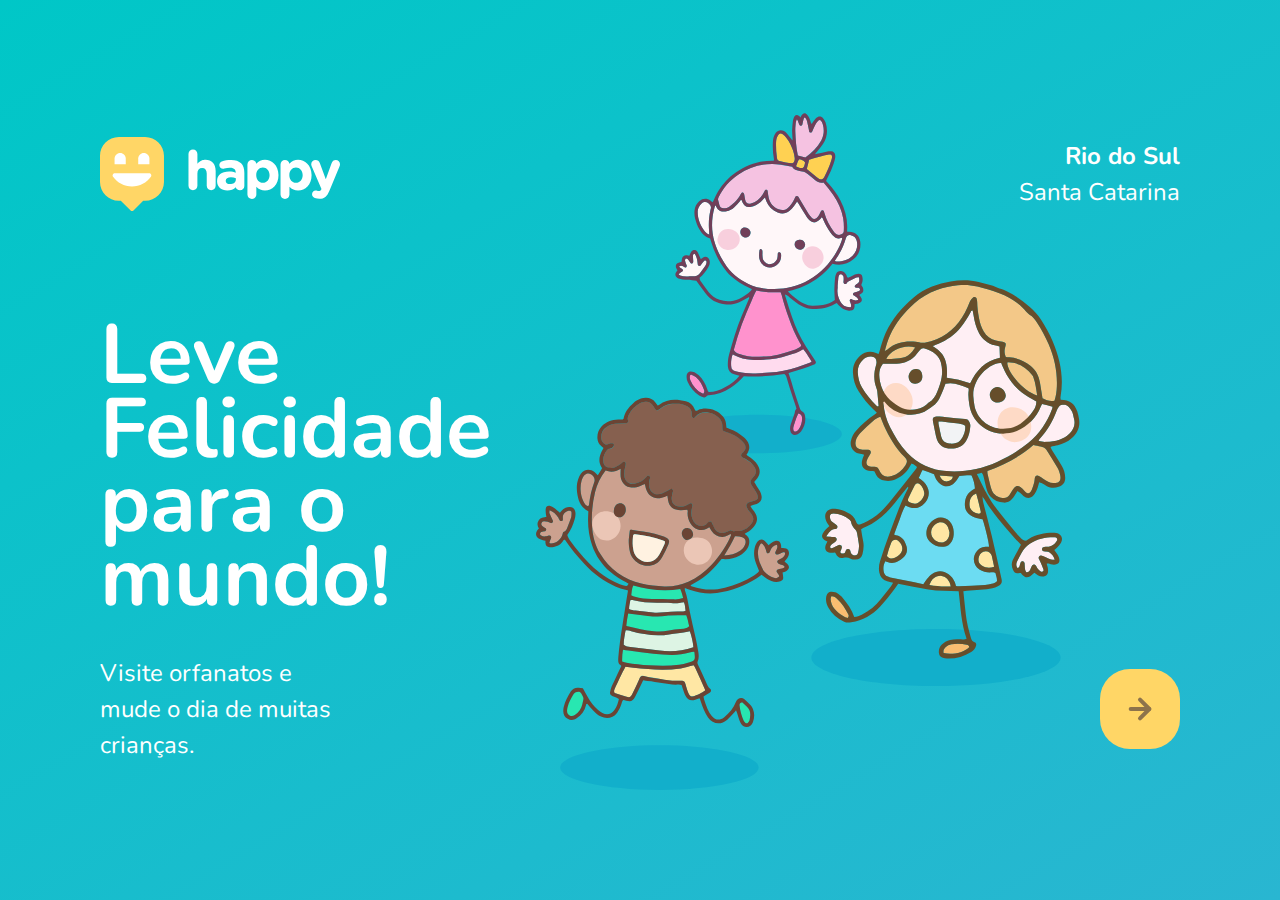
<file: index.html>
<!DOCTYPE html>
<html lang="pt_br">
  <head>
    <meta charset="UTF-8" />
    <meta name="viewport" content="width=device-width, initial-scale=1.0" />
    <title>Happy</title>
    <link rel="icon" href="./public/images/logo-icon.png" />

    <link rel="stylesheet" href="./public/css/main.css" />
    <link rel="stylesheet" href="./public/css/animations.css" />
    <link rel="stylesheet" href="./public/css/page-landing.css" />

    <link
      href="https://fonts.googleapis.com/css2?family=Nunito:wght@400;600;800&display=swap"
      rel="stylesheet"
    />
  </head>

  <body>
    <div id="page-landing">
      <div id="container">
        <header>
          <img
            class="animate-up"
            id="logo"
            src="./public/images/logo.svg"
            alt="Logomarca do Site Happy"
          />

          <div class="location animate-up">
            <strong>Rio do Sul</strong>
            <p>Santa Catarina</p>
          </div>
        </header>
        <main>
          <h1 class="animate-up">Leve Felicidade para o mundo!</h1>
          <section class="visit">
            <p class="animate-up">
              Visite orfanatos e mude o dia de muitas crianças.
            </p>
            <a href="orphanages.html" title="Visite Orfonatos" class="animate-up">
              <img src="./public/images/arrow.svg" alt="Ir para o mapa" />
            </a>
          </section>
        </main>
      </div>
    </div>
  </body>
</html>
</file>
<file: public/css/main.css>
/*comentátio*/

*{
    margin: 0; 
    padding: 0;
    box-sizing: border-box;
}

body{
    height: 100vh;
    color: white;
    background:#EBF2F5 ;
}

:root{
    font-size: 62.5%;
}

body, input, button, textarea {
   /* font-size: 18px;
    line-height: 1;
    font-weight: 400;
    font-family: 'Nunito', sans-serif; 
    escreve esse ou a de baixo*/

    font: 400 1.8rem/1 'Nunito', sans-serif;

}
</file>
<file: public/css/animations.css>
/*animações*/
@keyframes up {
  from {
    opacity: 0;
    transform: translateY(16px);
  }

  to {
    opacity: 1;
    transform: translateY(0);
  }
}

@keyframes right {
  from {
    transform: translateX(-100%);
  }
  to {
    transform: translateX(0);
  }
}

@keyframes appear {
  from {
    opacity: 0;
  }
  to {
    opacity: 1;
  }
}

.animate-up {
  animation-name: up;
  animation-duration: 300ms;
  animation-fill-mode: backwards;
}

.animate-right {
  animation-name: right;
  animation-duration: 300ms;
}

.animate-appear {
  nimation-name: rappear;
  animation-duration: 300ms;
  animation-fill-mode: backwards;
}
</file>
<file: public/css/page-landing.css>
#page-landing {
  background: linear-gradient(329.54deg, #29b6d1 0%, #00c7c7 100%);
  text-align: center;
  min-height: 100vh;
  display: flex;
}

#container {
  margin: auto;
  width: min(90%, 112rem);
}

.location,
h1,
.visit p {
  height: 16vh;
}

#logo {
  animation-delay: 50ms;
}

.location {
  animation-delay: 100ms;
}

main h1 {
  animation-delay: 150ms;
  font-size: clamp(4rem, 8vw, 8.4rem);
}

.visit p {
  animation-delay: 200ms;
}

.visit a {
  width: 8rem;
  height: 8rem;
  background: #ffd666;

  border: none;
  border-radius: 3rem;

  display: flex;
  align-items: center;
  justify-content: center;

  margin: auto;

  transition: background 200ms;

  animation-delay: 250ms;
}

.visit a:hover {
  background: #96feff;
}

/*DESKTOP VERSION*/
@media (min-width: 760px) {
  #container {
    padding: 5rem 2rem;
    /*shorthand background: image reapeat position / size */
    background: url("../images/bg.svg") no-repeat 80% /
      clamp(30rem, 54vw, 56rem);
  }

  header {
    display: flex;
    align-items: center;
    justify-content: space-between;
  }

  .location,
  h1,
  .visit p {
    height: initial;
    text-align: initial;
  }

  .location {
    text-align: right;
    font-size: 2.4rem;
    line-height: 1.5;
  }

  main h1 {
    font-weight: bold;
    line-height: 0.88;

    margin: clamp(10%, 9vh, 12%) 0 4rem;

    width: min(300px, 80%);
  }

  .visit {
    display: flex;
    align-items: center;
    justify-content: space-between;
  }

  .visit p {
    font-size: 2.4rem;
    line-height: 1.5;
    width: clamp(20rem, 20vw, 30rem);
  }

  .visit a {
    margin: initial;
  }
}
</file>
